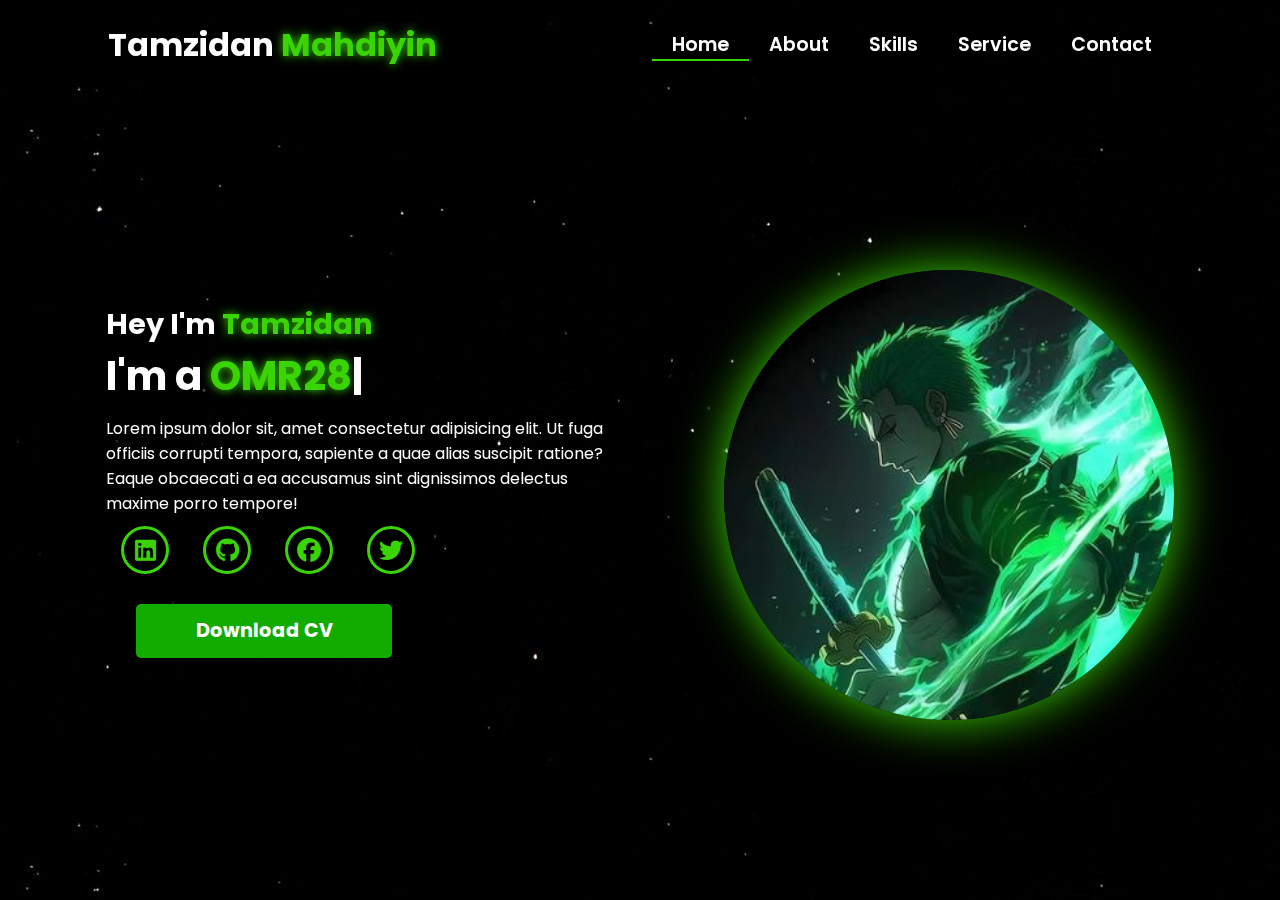
<file: index.html>
<!-- Subscrbe YouTube Tamzidan Mahdiyin  -->
<!DOCTYPE html>
<html lang="en">

<head>

    <!-- Pengaturan karakter encoding untuk mendukung semua karakter Unicode -->
    <meta charset="UTF-8">

    <!-- Pengaturan viewport untuk responsivitas pada perangkat mobile -->
    <meta name="viewport" content="width=device-width, initial-scale=1.0">

    <!-- 
      Import Font Awesome untuk ikon sosial media dan navigasi
      Versi 6.5.1 dipilih untuk fitur dan ikon terbaru 
    -->
    <link rel="stylesheet" href="https://cdnjs.cloudflare.com/ajax/libs/font-awesome/6.5.1/css/all.min.css">

    <!-- 
      Import AOS (Animate On Scroll) library
      Digunakan untuk membuat animasi scroll yang menarik 
    -->
    <link rel="stylesheet" href="https://unpkg.com/aos@next/dist/aos.css" />

    <!-- Import file CSS custom untuk styling tambahan -->
    <link rel="stylesheet" href="css/style.css">
    <title>Portfolio Website</title>
</head>

<body>

    <!-- 
      Navigation Section
      - Menggunakan sistem grid untuk layout
      - Includes logo dan menu navigasi
      - Responsive dengan hamburger menu untuk mobile 
    -->
    <nav>
        <div class="nav-container">

            <!-- 
              Logo dengan animasi zoom-in
              data-aos-duration: 1500ms untuk animasi yang smooth 
            -->
            <div class="logo" data-aos="zoom-in" data-aos-duration="1500">
                Tamzidan <span>Mahdiyin</span>
            </div>

            <!-- 
              Navigation Links
              - Menggunakan fade-up animation dengan delays bertingkat
              - Active class untuk halaman yang sedang aktif 
            -->
            <div class="links">
                <div class="link active" data-aos="fade-up" data-aos-duration="1500" data-aos-delay="100"><a
                        href="index.html">Home</a></div>
                <div class="link" data-aos="fade-up" data-aos-duration="1500" data-aos-delay="200"><a
                        href="about.html">About</a></div>
                <div class="link" data-aos="fade-up" data-aos-duration="1500" data-aos-delay="300"><a
                        href="skill.html">Skills</a></div>
                <div class="link" data-aos="fade-up" data-aos-duration="1500" data-aos-delay="400"><a
                        href="service.html">Service</a></div>
                <div class="link" data-aos="fade-up" data-aos-duration="1500" data-aos-delay="500"><a
                        href="contact.html">Contact</a></div>
            </div>
        </div>

        <!-- 
          Hamburger Menu Icon
          - Muncul pada tampilan mobile
          - Menggunakan Font Awesome icon
          - onClick handler untuk membuka menu 
        -->
        <i class="fa-solid fa-bars hamburg" onclick="hamburg()"></i>

        <!-- 
          Dropdown Menu untuk Mobile
          - Berisi link navigasi yang sama
          - Muncul ketika hamburger menu diklik
          - Includes tombol close (x) 
        -->
        <div class="dropdown">
            <div class="links">
                <a href="index.html">Home</a>
                <a href="about.html">About</a>
                <a href="skill.html">Skills</a>
                <a href="service.html">Service</a>
                <a href="contact.html">Contact</a>
                <i class="fa-solid fa-xmark cancel" onclick="cancel()"></i>
            </div>
        </div>
    </nav>

    <!-- 
      Main Content Section
      - Menggunakan grid untuk layout dua kolom
      - Includes teks intro dan gambar profil 
    -->
    <section>
        <div class="main-container">
            <!-- 
              Content Container
              - Berisi heading, typewriter effect, dan social links
              - Setiap elemen memiliki animasi AOS yang berbeda 
            -->
            <div class="content">
                <!-- Heading dengan fade-left animation -->
                <h1 data-aos="fade-left" data-aos-duration="1500" data-aos-delay="700">Hey I'm <span>Tamzidan</span>
                </h1>

                <!-- 
                  Typewriter Effect
                  - Menggunakan JavaScript untuk animasi ketik
                  - Fade-right animation untuk container 
                -->
                <div data-aos="fade-right" data-aos-duration="1500" data-aos-delay="900" class="typewriter">I'm a <span
                        class="typewriter-text"></span><label for="">|</label></div>

                <!-- Paragraf deskripsi dengan flip-down animation -->
                <p data-aos="flip-down" data-aos-duration="1500" data-aos-delay="1100">Lorem ipsum dolor sit, amet
                    consectetur adipisicing elit. Ut fuga officiis corrupti tempora, sapiente a quae alias suscipit
                    ratione? Eaque obcaecati a ea accusamus sint dignissimos delectus maxime porro tempore!</p>

                <!-- 
                  Social Media Links
                  - Menggunakan Font Awesome icons
                  - Fade-up animation dengan delays bertingkat 
                -->
                <div class="social-links">
                    <a data-aos="fade-up" data-aos-duration="1500" data-aos-delay="1300"><i
                            class="fa-brands fa-linkedin"></i></a>
                    <a href="#" data-aos="fade-up" data-aos-duration="1500" data-aos-delay="1400"><i
                            class="fa-brands fa-github"></i></a>
                    <a href="#" data-aos="fade-up" data-aos-duration="1500" data-aos-delay="1500"><i
                            class="fa-brands fa-facebook"></i></a>
                    <a href="#" data-aos="fade-up" data-aos-duration="1500" data-aos-delay="1600"><i
                            class="fa-brands fa-twitter"></i></a>
                </div>

                <!-- 
                  Download CV Button
                  - Zoom-out animation dengan delay terpanjang
                  - Styling didefinisikan di CSS 
                -->
                <div class="btn" data-aos="zoom-out" data-aos-duration="1500" data-aos-delay="1800">
                    <button>Download CV</button>
                </div>
            </div>

            <!-- 
              Image Container
              - Menggunakan zoom-in animation
              - Durasi lebih panjang (3000ms) untuk efek dramatic 
            -->
            <div class="image" data-aos="zoom-in" data-aos-duration="3000">
                <img src="img/zoro.jpg" alt="">
            </div>
        </div>
    </section>

    <!-- 
      Script Imports
      - AOS library untuk animasi
      - Custom JavaScript untuk fungsionalitas tambahan 
    -->
    <script src="https://unpkg.com/aos@next/dist/aos.js"></script>
    <script>
        // Inisialisasi AOS dengan offset 0 untuk trigger tepat waktu
        AOS.init({ offset: 0, });
    </script>
    <script src="./js/script.js"></script>
</body>

</html>
<!-- Subscrbe YouTube Tamzidan Mahdiyin  -->
</file>
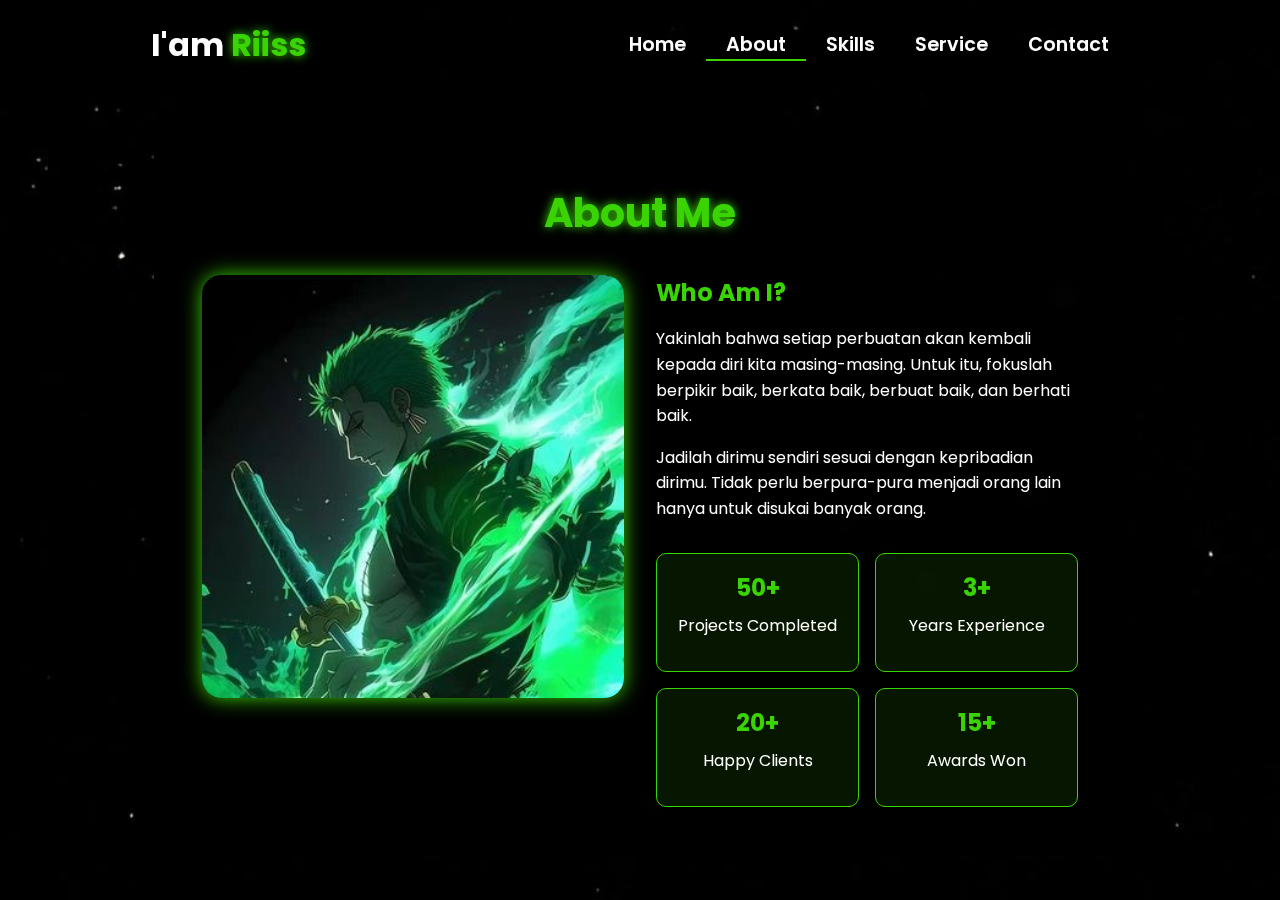
<file: about.html>
<!-- Subscribe Tamzidan Madiyin di YouTube -->

<!DOCTYPE html>
<html lang="en">

<head>
    <meta charset="UTF-8">
    <meta name="viewport" content="width=device-width, initial-scale=1.0">

    <!-- Link ke Font Awesome untuk ikon -->
    <link rel="stylesheet" href="https://cdnjs.cloudflare.com/ajax/libs/font-awesome/6.5.1/css/all.min.css">

    <!-- Link ke library animasi AOS -->
    <link rel="stylesheet" href="https://unpkg.com/aos@next/dist/aos.css" />

    <!-- CSS internal untuk styling halaman -->
    <style>
        /* 
          Import Google Font Poppins
          Font weight yang diimport: 100, 200, 300, 400, 500, 600 
        */
        @import url("https://fonts.googleapis.com/css2?family=Poppins:wght@100;200;300;400;500;600&display=swap");

        /* Reset CSS dan pengaturan default */
        * {
            padding: 0;
            margin: 0;
            font-family: "Poppins", sans-serif;
            box-sizing: border-box;
        }

        /* 
          Styling untuk body
          - Menggunakan background image
          - Cover seluruh viewport
          - Mencegah horizontal scroll
        */
        body {
            width: 100%;
            min-height: 100vh;
            background-image: url("./img/background.jpg");
            background-size: cover;
            overflow-x: hidden;
            position: relative;
        }

        /* 
          Navbar styling
          - Fixed height 10vh
          - Posisi relative untuk positioning yang tepat
          - z-index tinggi agar selalu di atas konten lain
        */
        nav {
            width: 100%;
            height: 10vh;
            position: sticky;
            position: relative;
            /* Ubah dari sticky ke relative */
            z-index: 1000;
            /* Tambahkan z-index tinggi untuk nav */
        }

        /* Container untuk konten navbar */
        .nav-container {
            width: 100%;
            height: 100%;
            display: flex;
            justify-content: space-around;
            align-items: center;
        }

        /* 
          Logo styling
          - Warna putih dengan ukuran 2rem
          - Text shadow untuk efek glow pada span 
        */
        .logo {
            color: white;
            font-size: 2rem;
            font-weight: bold;
        }

        .logo span {
            color: rgb(58, 211, 3);
            text-shadow: 0 0 10px rgb(58, 211, 3);
        }

        /* 
          Hamburger dan Cancel button styling
          - Hanya muncul di mobile view
          - Posisi absolute di kanan atas
        */
        .hamburg,
        .cancel {
            cursor: pointer;
            position: absolute;
            right: 15px;
            top: 10px;
            color: white;
            display: none;
            font-size: clamp(2.5rem, 0.5rem + 5vw, 3rem);
        }

        /* 
          Navigation links container
          - Flex layout untuk alignment horizontal
        */
        .nav-container .links {
            display: flex;
        }

        /* 
          Individual navigation links
          - Spacing dan styling untuk tiap link
          - Hover effect dengan border bottom
        */
        .nav-container .links a {
            font-size: 1.2rem;
            color: white;
            margin: 0 20px;
            text-decoration: none;
            font-weight: 550;
            transition: 0.3s linear;
        }

        .nav-container .links a:hover {
            color: rgb(58, 211, 3);
            border-bottom: 2px solid rgb(58, 211, 3);
        }

        /* Styling untuk link aktif */
        .nav-container .links .active {
            color: rgb(58, 211, 3);
            border-bottom: 2px solid rgb(58, 211, 3);
        }

        /* 
          Dropdown menu untuk mobile view
          - Fixed positioning dengan transform untuk animasi
          - Backdrop filter untuk efek blur
        */
        .dropdown {
            z-index: 1000;
            position: fixed;
            top: 0;
            left: 0;
            right: 0;
            transform: translateY(-500px);
            width: 100%;
            height: auto;
            backdrop-filter: blur(4px) brightness(40%);
            box-shadow: 0 0 20px black;
            transition: 0.2s linear;
        }

        .dropdown .links a {
            display: flex;
            color: white;
            text-decoration: none;
            padding: 15px 0;
            justify-content: center;
            align-items: center;
            transition: 0.2s linear;
        }

        .dropdown .links a:hover {
            background-color: rgb(58, 211, 3);
        }

        /* About Section Styles */
        .about-container {
            width: 100%;
            min-height: 90vh;
            display: flex;
            justify-content: center;
            align-items: center;
            padding: 2rem;
            position: relative;
            z-index: 1;
        }

        .about-content {
            width: 80%;
            max-width: 1200px;
            background: rgba(0, 0, 0, 0.7);
            backdrop-filter: blur(10px);
            border-radius: 20px;
            padding: 3rem;
            color: white;
            /* box-shadow: 0 0 30px rgba(58, 211, 3, 0.3); */
        }

        .about-header {
            text-align: center;
            margin-bottom: 2rem;
        }

        .about-header h1 {
            font-size: 2.5rem;
            color: rgb(58, 211, 3);
            text-shadow: 0 0 10px rgb(58, 211, 3);
            margin-bottom: 1rem;
        }

        .about-grid {
            display: grid;
            grid-template-columns: 1fr 1fr;
            gap: 2rem;
        }

        .about-image {
            width: 100%;
            aspect-ratio: 1;
            border-radius: 20px;
            overflow: hidden;
            box-shadow: 0 0 20px rgb(58, 211, 3);
        }

        .about-image img {
            width: 100%;
            height: 100%;
            object-fit: cover;
        }

        .about-text h2 {
            color: rgb(58, 211, 3);
            margin-bottom: 1rem;
        }

        .about-text p {
            line-height: 1.6;
            margin-bottom: 1rem;
        }

        .stats {
            display: grid;
            grid-template-columns: repeat(2, 1fr);
            gap: 1rem;
            margin-top: 2rem;
        }

        .stat-item {
            background: rgba(58, 211, 3, 0.1);
            padding: 1rem;
            border-radius: 10px;
            text-align: center;
            border: 1px solid rgb(58, 211, 3);
            cursor: pointer;
        }

        .stat-item h3 {
            color: rgb(58, 211, 3);
            font-size: 1.5rem;
            margin-bottom: 0.5rem;
        }

        .content-grid {
            display: grid;
            grid-template-columns: repeat(auto-fit, minmax(280px, 1fr));
            gap: 2rem;
            padding: 2rem 0;
        }

        .content-card {
            background: rgba(58, 211, 3, 0.1);
            border-radius: 15px;
            overflow: hidden;
            transition: all 0.3s ease;
            cursor: pointer;
        }

        .content-card:hover {
            transform: translateY(-5px);
            box-shadow: 0 5px 15px rgba(58, 211, 3, 0.3);
        }

        .card-image {
            width: 100%;
            height: 200px;
            overflow: hidden;
        }

        .card-image img {
            width: 100%;
            height: 100%;
            object-fit: cover;
        }

        .card-info {
            padding: 1.5rem;
        }

        .card-info h3 {
            color: rgb(58, 211, 3);
            margin-bottom: 0.5rem;
        }

        .card-info p {
            font-size: 0.9rem;
            margin-bottom: 1rem;
        }

        .card-info .technologies {
            display: flex;
            flex-wrap: wrap;
            gap: 0.5rem;
            margin-top: 1rem;
        }

        .technology-tag {
            background: rgba(58, 211, 3, 0.2);
            padding: 0.3rem 0.8rem;
            border-radius: 15px;
            font-size: 0.8rem;
            color: rgb(58, 211, 3);
        }

        .back-button {
            display: inline-block;
            padding: 0.8rem 1.5rem;
            background: rgb(58, 211, 3);
            color: white;
            border-radius: 5px;
            text-decoration: none;
            margin-bottom: 2rem;
            transition: all 0.3s ease;
        }

        .back-button:hover {
            background: rgb(45, 165, 2);
            transform: translateY(-2px);
        }

        .award-icon {
            font-size: 2rem;
            color: rgb(58, 211, 3);
            margin-bottom: 1rem;
        }

        .client-testimonial {
            font-style: italic;
            margin-top: 1rem;
            padding: 1rem;
            background: rgba(58, 211, 3, 0.05);
            border-radius: 10px;
        }



        @media (max-width: 884px) {
            .about-grid {
                grid-template-columns: 1fr;
            }

            nav .logo {
                position: absolute;
                top: 16px;
                left: 15px;
                font-size: 1.5rem;
            }

            .nav-container .links {
                display: none;
            }

            .hamburg,
            .cancel {
                display: block;
            }
        }

        @media (max-width: 440px) {
            .about-container {
                padding: 1rem;
            }

            .about-content {
                width: 95%;
                /* Memperbesar width untuk layar kecil */
                padding: 1.5rem;
            }

            .about-header h1 {
                font-size: 1.8rem;
                /* Mengurangi ukuran judul */
            }

            .about-text h2 {
                font-size: 1.4rem;
                /* Mengurangi ukuran sub-judul */
            }

            .about-text p {
                font-size: 0.9rem;
                /* Mengurangi ukuran teks */
                line-height: 1.4;
            }

            .about-image {
                width: 100%;
                max-height: 250px;
                /* Membatasi tinggi gambar */
            }

            .stats {
                grid-template-columns: repeat(2, 1fr);
                /* Tetap 2 kolom tapi lebih kecil */
                gap: 0.8rem;
            }

            .stat-item {
                padding: 0.8rem;
            }

            .stat-item h3 {
                font-size: 1.2rem;
                /* Mengurangi ukuran angka statistik */
            }

            .stat-item p {
                font-size: 0.8rem;
                /* Mengurangi ukuran teks statistik */
            }

            /* Menyesuaikan padding untuk link statistik */
            .stat-item a {
                padding: 0.5rem;
                display: block;
            }
        }
    </style>
    <title>About - Portfolio Website</title>
</head>

<body>

    <!-- Navigasi -->
    <nav>
        <div class="nav-container">
            <div class="logo" data-aos="zoom-in" data-aos-duration="1500">
                I'am <span>Riiss</span>
            </div>
            <div class="links">
                <div class="link" data-aos="fade-up" data-aos-duration="1500" data-aos-delay="100"><a
                        href="index.html">Home</a></div>
                <div class="link active" data-aos="fade-up" data-aos-duration="1500" data-aos-delay="200"><a
                        href="about.html">About</a></div>
                <div class="link" data-aos="fade-up" data-aos-duration="1500" data-aos-delay="300"><a
                        href="skill.html">Skills</a></div>
                <div class="link" data-aos="fade-up" data-aos-duration="1500" data-aos-delay="400"><a
                        href="service.html">Service</a></div>
                <div class="link" data-aos="fade-up" data-aos-duration="1500" data-aos-delay="500"><a
                        href="contact.html">Contact</a></div>
            </div>
        </div>
        <i class="fa-solid fa-bars hamburg" onclick="hamburg()"></i>
        <div class="dropdown">
            <div class="links">
                <a href="index.html">Home</a>
                <a href="about.html">About</a>
                <a href="skill.html">Sifat</a>
                <a href="service.html">Notes</a>
                <a href="contact.html">Contact</a>
                <i class="fa-solid fa-xmark cancel" onclick="cancel()"></i>
            </div>
        </div>
    </nav>

    <!-- Konten utama halaman About -->
    <div class="about-container">
        <div class="about-content" id="aboutContent">
            <!-- Bagian header -->
            <div class="about-header" data-aos="fade-down" data-aos-duration="1500">
                <h1>About Me</h1>
            </div>

            <!-- Grid untuk gambar dan teks deskripsi -->
            <div class="about-grid">
                <div class="about-image" data-aos="fade-right" data-aos-duration="1500">
                    <img src="img/zoro.jpg" alt="About Image">
                </div>
                <div class="about-text" data-aos="fade-left" data-aos-duration="1500">
                    <h2>Who Am I?</h2>
                    <p>Yakinlah bahwa setiap perbuatan akan kembali kepada diri kita masing-masing. Untuk itu, fokuslah berpikir baik, berkata baik, berbuat baik, dan berhati baik.</p>
                    <p>Jadilah dirimu sendiri sesuai dengan kepribadian dirimu. Tidak perlu berpura-pura menjadi orang lain hanya untuk disukai banyak orang.</p>

                    <div class="stats">
                        <div class="stat-item" data-aos="zoom-in" data-aos-duration="1500" data-aos-delay="200"
                            onclick="showProjects()">
                            <h3>50+</h3>
                            <p>Projects Completed</p>
                        </div>
                        <div class="stat-item" data-aos="zoom-in" data-aos-duration="1500" data-aos-delay="400"
                            onclick="showExperience()">
                            <h3>3+</h3>
                            <p>Years Experience</p>
                        </div>
                        <div class="stat-item" data-aos="zoom-in" data-aos-duration="1500" data-aos-delay="600"
                            onclick="showClients()">
                            <h3>20+</h3>
                            <p>Happy Clients</p>
                        </div>
                        <div class="stat-item" data-aos="zoom-in" data-aos-duration="1500" data-aos-delay="800"
                            onclick="showAwards()">
                            <h3>15+</h3>
                            <p>Awards Won</p>
                        </div>
                    </div>
                </div>
            </div>
        </div>

        <!-- Link ke library animasi AOS -->
        <script src="https://unpkg.com/aos@next/dist/aos.js"></script>

        <!-- JavaScript untuk interaksi dan animasi halaman -->
        <script>

            // Inisialisasi library AOS
            AOS.init({ offset: 0 });

            // Fungsi untuk menampilkan menu hamburger
            function hamburg() {
                const navbar = document.querySelector(".dropdown")
                navbar.style.transform = "translateY(0px)"
            }

            // Fungsi untuk menyembunyikan menu hamburger
            function cancel() {
                const navbar = document.querySelector(".dropdown")
                navbar.style.transform = "translateY(-500px)"
            }

            // Fungsi untuk menampilkan daftar Project
            function showProjects() {
                const aboutContent = document.getElementById('aboutContent');
                aboutContent.innerHTML = `
                <a href="about.html" class="back-button" onclick="restoreInitialContent()">
                    <i class="fas fa-arrow-left"></i> Back
                </a>
                <div class="about-header" data-aos="fade-down" data-aos-duration="1500">
                    <h1>My Projects</h1>
                </div>
                <div class="content-grid">
                    ${generateProjectCards()}
                </div>
            `;
                AOS.refresh();
            }

            // Fungsi untuk menampilkan daftar Experience
            function showExperience() {
                const aboutContent = document.getElementById('aboutContent');
                aboutContent.innerHTML = `
                <a href="about.html" class="back-button" onclick="restoreInitialContent()">
                    <i class="fas fa-arrow-left"></i> Back
                </a>
                <div class="about-header" data-aos="fade-down" data-aos-duration="1500">
                    <h1>My Experience</h1>
                </div>
                <div class="content-grid">
                    ${generateExperienceCards()}
                </div>
            `;
                AOS.refresh();
            }

            // Fungsi untuk menampilkan daftar Clients
            function showClients() {
                const aboutContent = document.getElementById('aboutContent');
                aboutContent.innerHTML = `
                <a href="about.html" class="back-button" onclick="restoreInitialContent()">
                    <i class="fas fa-arrow-left"></i> Back
                </a>
                <div class="about-header" data-aos="fade-down" data-aos-duration="1500">
                    <h1>Client Success Stories</h1>
                </div>
                <div class="content-grid">
                    ${generateClientCards()}
                </div>
            `;
                AOS.refresh();
            }

            // Fungsi untuk menampilkan daftar Awards
            function showAwards() {
                const aboutContent = document.getElementById('aboutContent');
                aboutContent.innerHTML = `
                <a href="about.html" class="back-button" onclick="restoreInitialContent()">
                    <i class="fas fa-arrow-left"></i> Back
                </a>
                <div class="about-header" data-aos="fade-down" data-aos-duration="1500">
                    <h1>Awards & Recognition</h1>
                </div>
                <div class="content-grid">
                    ${generateAwardCards()}
                </div>
            `;
                AOS.refresh();
            }

            // Fungsi pembantu untuk menghasilkan kartu project
            function generateProjectCards() {
                const projects = [
                    {
                        title: "Bahasa",
                        image: "img/zoro.jpg",
                        description: "Anu",
                        technologies: ["Korea","jawa ngapak","ngikuti bahasa mu dah wkwk"]
                    },
                    {
                        title: "Game",
                        image: "img/zoro.jpg",
                        description: "Hanya Mengisi Waktu Luang",
                        technologies: ["Mobile Legends", "Free Fire","Roblox"]
                    },
                    {
                        title: "Task Management App",
                        image: "img/zoro.jpg",
                        description: "Mobile-first task management application",
                        technologies: ["Learning Korean"]
                    }
                    // Add more projects as needed
                ];

                return projects.map(project => `
                <div class="content-card" data-aos="fade-up">
                    <div class="card-image">
                        <img src="${project.image}" alt="${project.title}">
                    </div>
                    <div class="card-info">
                        <h3>${project.title}</h3>
                        <p>${project.description}</p>
                        <div class="technologies">
                            ${project.technologies.map(tech => `
                                <span class="technology-tag">${tech}</span>
                            `).join('')}
                        </div>
                    </div>
                </div>
            `).join('');
            }

            // Fungsi pembantu untuk menghasilkan kartu experience
            function generateExperienceCards() {
                const experiences = [
                    {
                        title: "Senior Web Developer",
                        company: "Ngapain?",
                        period: "gabut wkwk",
                        description: "Pensiun"
                    },
                    {
                        title: "Lavender",
                        company: "Owner",
                        period: "2019 - 2021",
                        description: "Owner Lavender"
                    }
                    // Add more experiences as needed
                ];

                return experiences.map(exp => `
                <div class="content-card" data-aos="fade-up">
                    <div class="card-info">
                        <h3>${exp.title}</h3>
                        <h4>${exp.company}</h4>
                        <p class="period">${exp.period}</p>
                        <p>${exp.description}</p>
                    </div>
                </div>
            `).join('');
            }

            // Fungsi pembantu untuk menghasilkan kartu client
            function generateClientCards() {
                const clients = [
                    {
                        name: "1+1=?",
                        company: "jendela",
                        image: "img/zoro.jpg",
                        testimonial: "wkwk"
                    },
                    {
                        name: "Ngapain?",
                        company: "disini",
                        image: "img/zoro.jpg",
                        testimonial: "Kurang Kerjaan dah"
                    }
                    // Add more clients as needed
                ];

                return clients.map(client => `
                <div class="content-card" data-aos="fade-up">
                    <div class="card-image">
                        <img src="${client.image}" alt="${client.name}">
                    </div>
                    <div class="card-info">
                        <h3>${client.name}</h3>
                        <h4>${client.company}</h4>
                        <p class="client-testimonial">"${client.testimonial}"</p>
                    </div>
                </div>
            `).join('');
            }

            // Fungsi pembantu untuk menghasilkan kartu award
            function generateAwardCards() {
                const awards = [
                    {
                        title: "Best Web Design",
                        organization: "Design Awards 2023",
                        description: "Recognition for exceptional web design and user experience"
                    },
                    {
                        title: "Innovation Award",
                        organization: "Tech Summit 2022",
                        description: "Awarded for innovative use of emerging technologies"
                    }
                    // Add more awards as needed
                ];

                return awards.map(award => `
                <div class="content-card" data-aos="fade-up">
                    <div class="card-info">
                        <div class="award-icon">
                            <i class="fas fa-trophy"></i>
                        </div>
                        <h3>${award.title}</h3>
                        <h4>${award.organization}</h4>
                        <p>${award.description}</p>
                    </div>
                </div>
            `).join('');
            }

            // Fungsi untuk mengembalikan konten awal
            function restoreInitialContent() {
                const aboutContent = document.getElementById('aboutContent');
                aboutContent.innerHTML = `
                <div class="about-header" data-aos="fade-down" data-aos-duration="1500">
                    <h1>About Me</h1>
                </div>
                <div class="about-grid">
                    <div class="about-image" data-aos="fade-right" data-aos-duration="1500">
                        <img src="img/zoro.jpg" alt="About Image">
                    </div>
                    <div class="about-text" data-aos="fade-left" data-aos-duration="1500">
                        <h2>Who Am I?</h2>
                        <p>Jadilah dirimu sendiri sesuai dengan kepribadian dirimu. Tidak perlu berpura-pura menjadi orang lain hanya untuk disukai banyak orang.</p>
                        <p>Yakinlah bahwa setiap perbuatan akan kembali kepada diri kita masing-masing. Untuk itu, fokuslah berpikir baik, berkata baik, berbuat baik, dan berhati baik.</p>

                        <div class="stats">
                            <div class="stat-item" data-aos="zoom-in" data-aos-duration="1500" data-aos-delay="200" onclick="showProjects()">
                                <h3>50+</h3>
                                <p>Projects Completed</p>
                            </div>
                            <div class="stat-item" data-aos="zoom-in" data-aos-duration="1500" data-aos-delay="400" onclick="showExperience()">
                                <h3>3+</h3>
                                <p>Years Experience</p>
                            </div>
                            <div class="stat-item" data-aos="zoom-in" data-aos-duration="1500" data-aos-delay="600" onclick="showClients()">
                                <h3>20+</h3>
                                <p>Happy Clients</p>
                            </div>
                            <div class="stat-item" data-aos="zoom-in" data-aos-duration="1500" data-aos-delay="800" onclick="showAwards()">
                                <h3>15+</h3>
                                <p>Awards Won</p>
                            </div>
                        </div>
                    </div>
                </div>
            `;
                AOS.refresh();
            }

        </script>
</body>

</html>

<!-- Subscribe Tamzidan Madiyin di YouTube -->
</file>
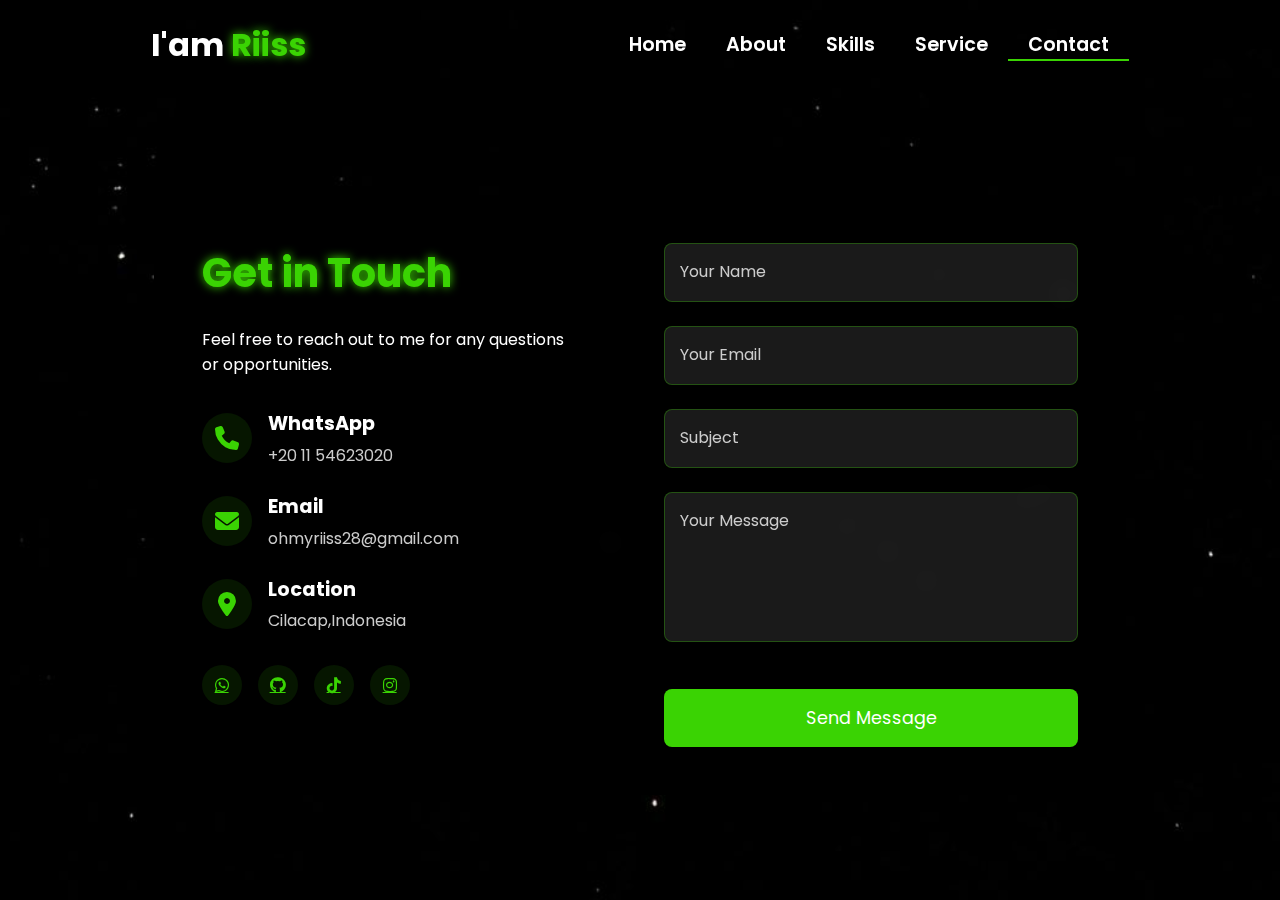
<file: contact.html>
<!-- Subscribe Tamzidan Madiyin di YouTube -->
<!DOCTYPE html>
<html lang="en">

<head>
    <meta charset="UTF-8">
    <meta name="viewport" content="width=device-width, initial-scale=1.0">
    <link rel="stylesheet" href="https://cdnjs.cloudflare.com/ajax/libs/font-awesome/6.5.1/css/all.min.css">
    <link rel="stylesheet" href="https://unpkg.com/aos@next/dist/aos.css" />
    <style>
        @import url("https://fonts.googleapis.com/css2?family=Poppins:wght@100;200;300;400;500;600&display=swap");

        * {
            padding: 0;
            margin: 0;
            font-family: "Poppins", sans-serif;
            box-sizing: border-box;
        }

        body {
            width: 100%;
            height: 100vh;
            background-image: url("./img/background.jpg");
            background-size: cover;
            overflow: auto;
            position: relative;
        }

        nav {
            width: 100%;
            height: 10vh;
            position: relative;
            z-index: 1000;
        }

        .nav-container {
            width: 100%;
            height: 100%;
            display: flex;
            justify-content: space-around;
            align-items: center;
        }

        .logo {
            color: white;
            font-size: 2rem;
            font-weight: bold;
        }

        .logo span {
            color: rgb(58, 211, 3);
            text-shadow: 0 0 10px rgb(58, 211, 3);
        }

        .hamburg,
        .cancel {
            cursor: pointer;
            position: absolute;
            right: 15px;
            top: 10px;
            color: white;
            display: none;
            font-size: clamp(2.5rem, 0.5rem + 5vw, 3rem);
        }

        .nav-container .links {
            display: flex;
        }

        .nav-container .links a {
            font-size: 1.2rem;
            color: white;
            margin: 0 20px;
            text-decoration: none;
            font-weight: 550;
            transition: 0.3s linear;
        }

        .nav-container .links a:hover {
            color: rgb(58, 211, 3);
            border-bottom: 2px solid rgb(58, 211, 3);
        }

        .nav-container .links .active {
            color: rgb(58, 211, 3);
            border-bottom: 2px solid rgb(58, 211, 3);
        }

        .dropdown {
            z-index: 1000;
            position: fixed;
            top: 0;
            left: 0;
            right: 0;
            transform: translateY(-500px);
            width: 100%;
            height: auto;
            backdrop-filter: blur(4px) brightness(40%);
            box-shadow: 0 0 20px black;
            transition: 0.2s linear;
        }

        .dropdown .links a {
            display: flex;
            color: white;
            text-decoration: none;
            padding: 15px 0;
            justify-content: center;
            align-items: center;
            transition: 0.2s linear;
        }

        .dropdown .links a:hover {
            background-color: rgb(58, 211, 3);
        }

        /* Contact Section Styles */
        .contact-container {
            width: 100%;
            min-height: 90vh;
            display: flex;
            justify-content: center;
            align-items: center;
            padding: 2rem;
        }

        .contact-content {
            width: 80%;
            max-width: 1200px;
            background: rgba(0, 0, 0, 0.7);
            backdrop-filter: blur(10px);
            border-radius: 20px;
            padding: 3rem;
            color: white;
            display: grid;
            grid-template-columns: 1fr 1fr;
            gap: 3rem;
        }

        .contact-info {
            padding-right: 2rem;
        }

        .contact-header h1 {
            font-size: 2.5rem;
            color: rgb(58, 211, 3);
            text-shadow: 0 0 10px rgb(58, 211, 3);
            margin-bottom: 1.5rem;
        }

        .contact-details {
            margin-top: 2rem;
        }

        .contact-item {
            display: flex;
            align-items: center;
            margin-bottom: 1.5rem;
        }

        .contact-icon {
            width: 50px;
            height: 50px;
            background: rgba(58, 211, 3, 0.1);
            border-radius: 50%;
            display: flex;
            justify-content: center;
            align-items: center;
            margin-right: 1rem;
        }

        .contact-icon i {
            font-size: 1.5rem;
            color: rgb(58, 211, 3);
        }

        .contact-text h3 {
            font-size: 1.2rem;
            margin-bottom: 0.3rem;
        }

        .contact-text p {
            color: #cccccc;
        }

        .contact-form form {
            display: flex;
            flex-direction: column;
            gap: 1.5rem;
        }

        .form-group {
            position: relative;
        }

        .form-group input,
        .form-group textarea {
            width: 100%;
            padding: 1rem;
            background: rgba(255, 255, 255, 0.1);
            border: 1px solid rgba(58, 211, 3, 0.3);
            border-radius: 8px;
            color: white;
            font-size: 1rem;
            transition: all 0.3s ease;
        }

        .form-group textarea {
            height: 150px;
            resize: none;
        }

        .form-group input:focus,
        .form-group textarea:focus {
            outline: none;
            border-color: rgb(58, 211, 3);
            box-shadow: 0 0 10px rgba(58, 211, 3, 0.3);
        }

        .form-group label {
            position: absolute;
            left: 1rem;
            top: 1rem;
            color: #cccccc;
            transition: all 0.3s ease;
            pointer-events: none;
        }

        .form-group input:focus~label,
        .form-group input:valid~label,
        .form-group textarea:focus~label,
        .form-group textarea:valid~label {
            top: -0.5rem;
            left: 0.8rem;
            font-size: 0.8rem;
            padding: 0 0.5rem;
            background: rgba(0, 0, 0, 0.7);
            color: rgb(58, 211, 3);
        }

        .submit-btn {
            padding: 1rem 2rem;
            background: rgb(58, 211, 3);
            border: none;
            border-radius: 8px;
            color: white;
            font-size: 1.1rem;
            cursor: pointer;
            transition: all 0.3s ease;
            margin-top: 1rem;
        }

        .submit-btn:hover {
            background: transparent;
            box-shadow: 0 0 20px rgba(58, 211, 3, 0.5);
            border: 2px solid rgb(58, 211, 3);
        }

        .social-links {
            margin-top: 2rem;
            display: flex;
            gap: 1rem;
        }

        .social-links a {
            width: 40px;
            height: 40px;
            background: rgba(58, 211, 3, 0.1);
            border-radius: 50%;
            display: flex;
            justify-content: center;
            align-items: center;
            color: rgb(58, 211, 3);
            transition: all 0.3s ease;
        }

        .social-links a:hover {
            background: rgb(58, 211, 3);
            color: white;
            transform: translateY(-5px);
            box-shadow: 0 0 15px rgba(58, 211, 3, 0.5);
        }

        @media (max-height: 800px) {
            body {
                height: auto;
                min-height: 100vh;
            }

            .contact-container {
                height: auto;
                min-height: 90vh;
            }
        }

        @media (max-width: 884px) {
            nav .logo {
                position: absolute;
                top: 16px;
                left: 15px;
                font-size: 1.5rem;
            }

            .nav-container .links {
                display: none;
            }

            .hamburg,
            .cancel {
                display: block;
            }

            .contact-content {
                grid-template-columns: 1fr;
                gap: 2rem;
            }

            .contact-info {
                padding-right: 0;
            }
        }

        @media (max-width: 640px) {
            .contact-container {
                padding: 1rem;
            }

            .contact-content {
                width: 95%;
                padding: 1.5rem;
            }

            .contact-header h1 {
                font-size: 2rem;
            }

            .contact-item {
                flex-direction: column;
                text-align: center;
            }

            .contact-icon {
                margin-right: 0;
                margin-bottom: 1rem;
            }
        }
    </style>
    <title>Contact - Portfolio Website</title>
</head>

<body>
    <nav>
        <div class="nav-container">
            <div class="logo" data-aos="zoom-in" data-aos-duration="1500">
                I'am <span> Riiss</span>
            </div>
            <div class="links">
                <div class="link" data-aos="fade-up" data-aos-duration="1500" data-aos-delay="100"><a
                        href="index.html">Home</a></div>
                <div class="link" data-aos="fade-up" data-aos-duration="1500" data-aos-delay="200"><a
                        href="about.html">About</a></div>
                <div class="link" data-aos="fade-up" data-aos-duration="1500" data-aos-delay="300"><a
                        href="skill.html">Skills</a></div>
                <div class="link" data-aos="fade-up" data-aos-duration="1500" data-aos-delay="400"><a
                        href="service.html">Service</a></div>
                <div class="link active" data-aos="fade-up" data-aos-duration="1500" data-aos-delay="500"><a
                        href="contact.html">Contact</a></div>
            </div>
        </div>
        <i class="fa-solid fa-bars hamburg" onclick="hamburg()"></i>
        <div class="dropdown">
            <div class="links">
                <a href="index.html">Home</a>
                <a href="about.html">About</a>
                <a href="skill.html">Sifat</a>
                <a href="service.html">Notes</a>
                <a href="contact.html">Contact</a>
                <i class="fa-solid fa-xmark cancel" onclick="cancel()"></i>
            </div>
        </div>
    </nav>

    <div class="contact-container">
        <div class="contact-content">
            <div class="contact-info">
                <div class="contact-header" data-aos="fade-right" data-aos-duration="1500">
                    <h1>Get in Touch</h1>
                    <p>Feel free to reach out to me for any questions or opportunities.</p>
                </div>

                <div class="contact-details">
                    <div class="contact-item" data-aos="fade-right" data-aos-duration="1500" data-aos-delay="200">
                        <div class="contact-icon">
                            <i class="fas fa-phone"></i>
                        </div>
                        <div class="contact-text">
                            <h3>WhatsApp</h3>
                            <p>+20 11 54623020</p>
                        </div>
                    </div>

                    <div class="contact-item" data-aos="fade-right" data-aos-duration="1500" data-aos-delay="400">
                        <div class="contact-icon">
                            <i class="fas fa-envelope"></i>
                        </div>
                        <div class="contact-text">
                            <h3>Email</h3>
                            <p>ohmyriiss28@gmail.com</p>
                        </div>
                    </div>

                    <div class="contact-item" data-aos="fade-right" data-aos-duration="1500" data-aos-delay="600">
                        <div class="contact-icon">
                            <i class="fas fa-location-dot"></i>
                        </div>
                        <div class="contact-text">
                            <h3>Location</h3>
                            <p>Cilacap,Indonesia</p>
                        </div>
                    </div>
                </div>

                <div class="social-links" data-aos="fade-up" data-aos-duration="1500" data-aos-delay="800">
                    <a href="https://wa.me/message/ZFOWSNPFUJFJE1"><i class="fab fa-whatsapp"></i></a>
                    <a href="https://ohmyriiss28bot.github.io/"><i class="fab fa-github"></i></a>
                    <a href="https://tiktok.com/@ohmyriiss28"><i class="fab fa-tiktok"></i></a>
                    <a href="http://instagram.com/ohmyriiss28"><i class="fab fa-instagram"></i></a>
                </div>
            </div>

            <div class="contact-form" data-aos="fade-left" data-aos-duration="1500" data-aos-delay="200">
                <form action="https://formspree.io/f/mwppavbk" method="POST">
                    <div class="form-group">
                        <input type="text" id="name" name="name" required>
                        <label for="name">Your Name</label>
                    </div>

                    <div class="form-group">
                        <input type="email" id="email" name="email" required>
                        <label for="email">Your Email</label>
                    </div>

                    <div class="form-group">
                        <input type="text" id="subject" name="subject" required>
                        <label for="subject">Subject</label>
                    </div>

                    <div class="form-group">
                        <textarea id="message" name="message" required></textarea>
                        <label for="message">Your Message</label>
                    </div>

                    <button type="submit" class="submit-btn">Send Message</button>
                </form>
            </div>
        </div>
    </div>

    <script src="https://unpkg.com/aos@next/dist/aos.js"></script>
    <script>
        AOS.init({ offset: 0, });
    </script>
    <script src="./js/script.js"></script>
</body>

</html>
<!-- Subscrbe YouTube Tamzidan Mahdiyin  -->
</file>
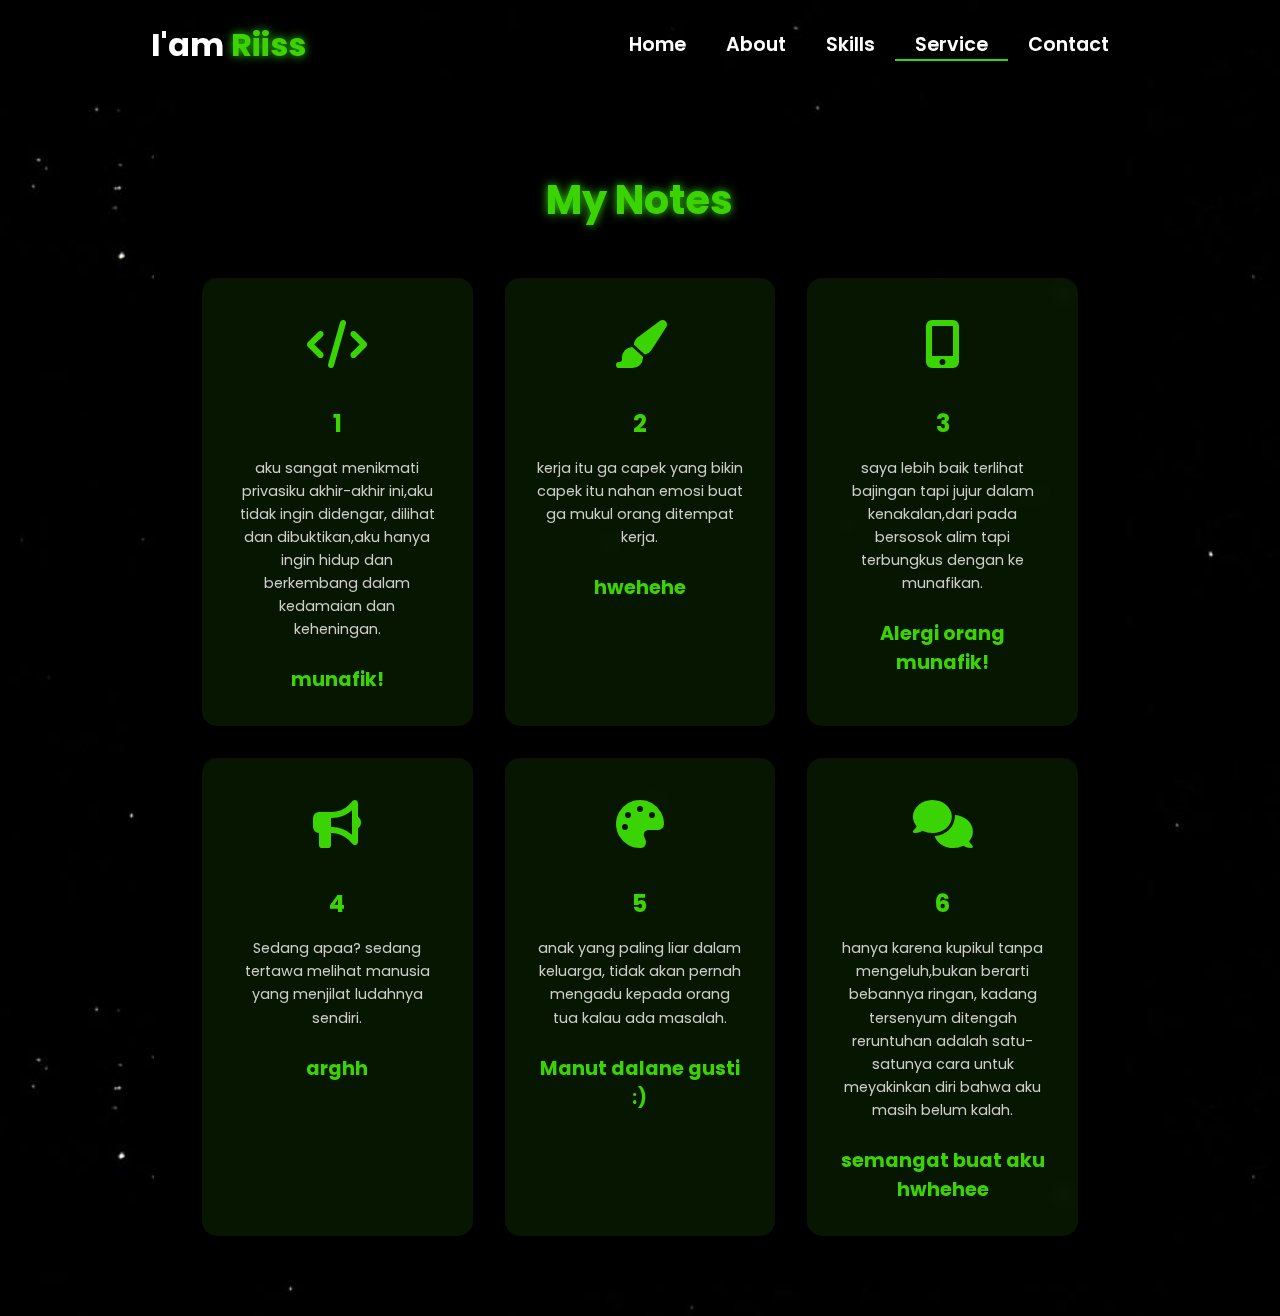
<file: service.html>
<!-- Subscribe Tamzidan Madiyin di YouTube -->

<!DOCTYPE html>
<html lang="en">
<head>
    <meta charset="UTF-8">
    <meta name="viewport" content="width=device-width, initial-scale=1.0">
    <link rel="stylesheet" href="https://cdnjs.cloudflare.com/ajax/libs/font-awesome/6.5.1/css/all.min.css">
    <link rel="stylesheet" href="https://unpkg.com/aos@next/dist/aos.css" />
    <style>
        @import url("https://fonts.googleapis.com/css2?family=Poppins:wght@100;200;300;400;500;600&display=swap");

        * {
            padding: 0;
            margin: 0;
            font-family: "Poppins", sans-serif;
            box-sizing: border-box;
        }

        body {
            width: 100%;
            height: 100vh;
            background-image: url("./img/background.jpg");
            background-size: cover;
            overflow: auto;
            position: relative;
        }

        nav {
            width: 100%;
            height: 10vh;
            position: relative;
            z-index: 1000;
        }

        .nav-container {
            width: 100%;
            height: 100%;
            display: flex;
            justify-content: space-around;
            align-items: center;
        }

        .logo {
            color: white;
            font-size: 2rem;
            font-weight: bold;
        }

        .logo span {
            color: rgb(58, 211, 3);
            text-shadow: 0 0 10px rgb(58, 211, 3);
        }

        .hamburg, .cancel {
            cursor: pointer;
            position: absolute;
            right: 15px;
            top: 10px;
            color: white;
            display: none;
            font-size: clamp(2.5rem, 0.5rem + 5vw, 3rem);
        }

        .nav-container .links {
            display: flex;
        }

        .nav-container .links a {
            font-size: 1.2rem;
            color: white;
            margin: 0 20px;
            text-decoration: none;
            font-weight: 550;
            transition: 0.3s linear;
        }

        .nav-container .links a:hover {
            color: rgb(58, 211, 3);
            border-bottom: 2px solid rgb(58, 211, 3);
        }

        .nav-container .links .active {
            color: rgb(58, 211, 3);
            border-bottom: 2px solid rgb(58, 211, 3);
        }

        .dropdown {
            z-index: 1000;
            position: fixed;
            top: 0;
            left: 0;
            right: 0;
            transform: translateY(-500px);
            width: 100%;
            height: auto;
            backdrop-filter: blur(4px) brightness(40%);
            box-shadow: 0 0 20px black;
            transition: 0.2s linear;
        }

        .dropdown .links a {
            display: flex;
            color: white;
            text-decoration: none;
            padding: 15px 0;
            justify-content: center;
            align-items: center;
            transition: 0.2s linear;
        }

        .dropdown .links a:hover {
            background-color: rgb(58, 211, 3);
        }

        /* Service Section Styles */
        .services-container {
            width: 100%;
            min-height: 90vh;
            display: flex;
            justify-content: center;
            align-items: center;
            padding: 2rem;
        }

        .services-content {
            width: 80%;
            max-width: 1200px;
            background: rgba(0, 0, 0, 0.7);
            backdrop-filter: blur(10px);
            border-radius: 20px;
            padding: 3rem;
            color: white;
        }

        .services-header {
            text-align: center;
            margin-bottom: 3rem;
        }

        .services-header h1 {
            font-size: 2.5rem;
            color: rgb(58, 211, 3);
            text-shadow: 0 0 10px rgb(58, 211, 3);
            margin-bottom: 1rem;
        }

        .services-grid {
            display: grid;
            grid-template-columns: repeat(3, 1fr);
            gap: 2rem;
        }

        .service-card {
            background: rgba(58, 211, 3, 0.1);
            border-radius: 15px;
            padding: 2rem;
            text-align: center;
            transition: all 0.3s ease;
            cursor: pointer;
        }

        .service-card:hover {
            transform: translateY(-10px);
            box-shadow: 0 0 20px rgba(58, 211, 3, 0.5);
        }

        .service-icon {
            font-size: 3rem;
            color: rgb(58, 211, 3);
            margin-bottom: 1.5rem;
        }

        .service-title {
            font-size: 1.5rem;
            color: rgb(58, 211, 3);
            margin-bottom: 1rem;
        }

        .service-description {
            font-size: 0.9rem;
            line-height: 1.6;
            color: #cccccc;
        }

        .service-price {
            margin-top: 1.5rem;
            font-size: 1.2rem;
            color: rgb(58, 211, 3);
            font-weight: bold;
        }

        @media (max-height: 800px) {
            body {
                height: auto;
                min-height: 100vh;
            }
            
            .services-container {
                height: auto;
                min-height: 90vh;
            }
        }

        @media (max-width: 884px) {
            .services-grid {
                grid-template-columns: repeat(2, 1fr);
            }
            
            nav .logo {
                position: absolute;
                top: 16px;
                left: 15px;
                font-size: 1.5rem;
            }

            .nav-container .links {
                display: none;
            }

            .hamburg, .cancel {
                display: block;
            }
        }

        @media (max-width: 640px) {
            .services-container {
                padding: 1rem;
            }

            .services-content {
                width: 95%;
                padding: 1.5rem;
            }

            .services-grid {
                grid-template-columns: 1fr;
            }

            .services-header h1 {
                font-size: 2rem;
            }

            .service-card {
                padding: 1.5rem;
            }
        }
    </style>
    <title>Services - Portfolio Website</title>
</head>
<body>
    <nav>
        <div class="nav-container">
            <div class="logo" data-aos="zoom-in" data-aos-duration="1500">
                I'am <span>Riiss</span>
            </div>
            <div class="links">
                <div class="link" data-aos="fade-up" data-aos-duration="1500" data-aos-delay="100"><a href="index.html">Home</a></div>
                <div class="link" data-aos="fade-up" data-aos-duration="1500" data-aos-delay="200"><a href="about.html">About</a></div>
                <div class="link" data-aos="fade-up" data-aos-duration="1500" data-aos-delay="300"><a href="skill.html">Skills</a></div>
                <div class="link active" data-aos="fade-up" data-aos-duration="1500" data-aos-delay="400"><a href="service.html">Service</a></div>
                <div class="link" data-aos="fade-up" data-aos-duration="1500" data-aos-delay="500"><a href="contact.html">Contact</a></div>
            </div>
        </div>
        <i class="fa-solid fa-bars hamburg" onclick="hamburg()"></i>
        <div class="dropdown">
            <div class="links">
                <a href="index.html">Home</a>
                <a href="about.html">About</a>
                <a href="skill.html">Sifat</a>
                <a href="service.html">Notes</a>
                <a href="contact.html">Contact</a>
                <i class="fa-solid fa-xmark cancel" onclick="cancel()"></i>
            </div>
        </div>
    </nav>

    <div class="services-container">
        <div class="services-content">
            <div class="services-header" data-aos="fade-down" data-aos-duration="1500">
                <h1>My Notes</h1>
            </div>
            <div class="services-grid">
                <!-- Web Development -->
                <div class="service-card" data-aos="fade-up" data-aos-duration="1500" data-aos-delay="100">
                    <div class="service-icon">
                        <i class="fas fa-code"></i>
                    </div>
                    <h3 class="service-title">1</h3>
                    <p class="service-description">aku sangat menikmati privasiku
akhir-akhir ini,aku tidak ingin didengar,
dilihat dan dibuktikan,aku hanya ingin
hidup dan berkembang dalam
kedamaian dan keheningan.</p>
                    <div class="service-price">munafik!</div>
                </div>

                <!-- UI/UX Design -->
                <div class="service-card" data-aos="fade-up" data-aos-duration="1500" data-aos-delay="300">
                    <div class="service-icon">
                        <i class="fas fa-paint-brush"></i>
                    </div>
                    <h3 class="service-title">2</h3>
                    <p class="service-description">kerja itu ga capek yang bikin capek itu nahan emosi buat ga mukul  orang ditempat kerja.</p>
                    <div class="service-price">hwehehe</div>
                </div>

                <!-- Mobile App Development -->
                <div class="service-card" data-aos="fade-up" data-aos-duration="1500" data-aos-delay="500">
                    <div class="service-icon">
                        <i class="fas fa-mobile-alt"></i>
                    </div>
                    <h3 class="service-title">3</h3>
                    <p class="service-description">saya lebih baik terlihat bajingan tapi jujur dalam kenakalan,dari pada bersosok alim  tapi terbungkus dengan ke munafikan.</p>
                    <div class="service-price">Alergi orang munafik!</div>
                </div>

                <!-- Digital Marketing -->
                <div class="service-card" data-aos="fade-up" data-aos-duration="1500" data-aos-delay="700">
                    <div class="service-icon">
                        <i class="fas fa-bullhorn"></i>
                    </div>
                    <h3 class="service-title">4</h3>
                    <p class="service-description"> Sedang apaa? sedang tertawa melihat manusia yang menjilat ludahnya sendiri.</p>
                    <div class="service-price">arghh</div>
                </div>

                <!-- Graphic Design -->
                <div class="service-card" data-aos="fade-up" data-aos-duration="1500" data-aos-delay="900">
                    <div class="service-icon">
                        <i class="fas fa-palette"></i>
                    </div>
                    <h3 class="service-title">5</h3>
                    <p class="service-description">anak yang paling liar dalam keluarga, tidak akan pernah mengadu kepada orang tua kalau ada masalah.</p>
                    <div class="service-price">Manut dalane gusti :)</div>
                </div>

                <!-- Consulting -->
                <div class="service-card" data-aos="fade-up" data-aos-duration="1500" data-aos-delay="1100">
                    <div class="service-icon">
                        <i class="fas fa-comments"></i>
                    </div>
                    <h3 class="service-title">6</h3>
                    <p class="service-description">hanya karena kupikul tanpa mengeluh,bukan berarti bebannya ringan, kadang tersenyum ditengah reruntuhan adalah satu-satunya cara untuk meyakinkan diri bahwa aku masih belum  kalah.</p>
                    <div class="service-price">semangat buat aku hwhehee</div>
                </div>
            </div>
        </div>
    </div>

    <script src="https://unpkg.com/aos@next/dist/aos.js"></script>
    <script>
        AOS.init({offset: 0});
        
        function hamburg() {
            const navbar = document.querySelector(".dropdown")
            navbar.style.transform = "translateY(0px)"
        }
        
        function cancel() {
            const navbar = document.querySelector(".dropdown")
            navbar.style.transform = "translateY(-500px)"
        }
    </script>
</body>
</html>

<!-- Subscribe Tamzidan Madiyin di YouTube -->
</file>
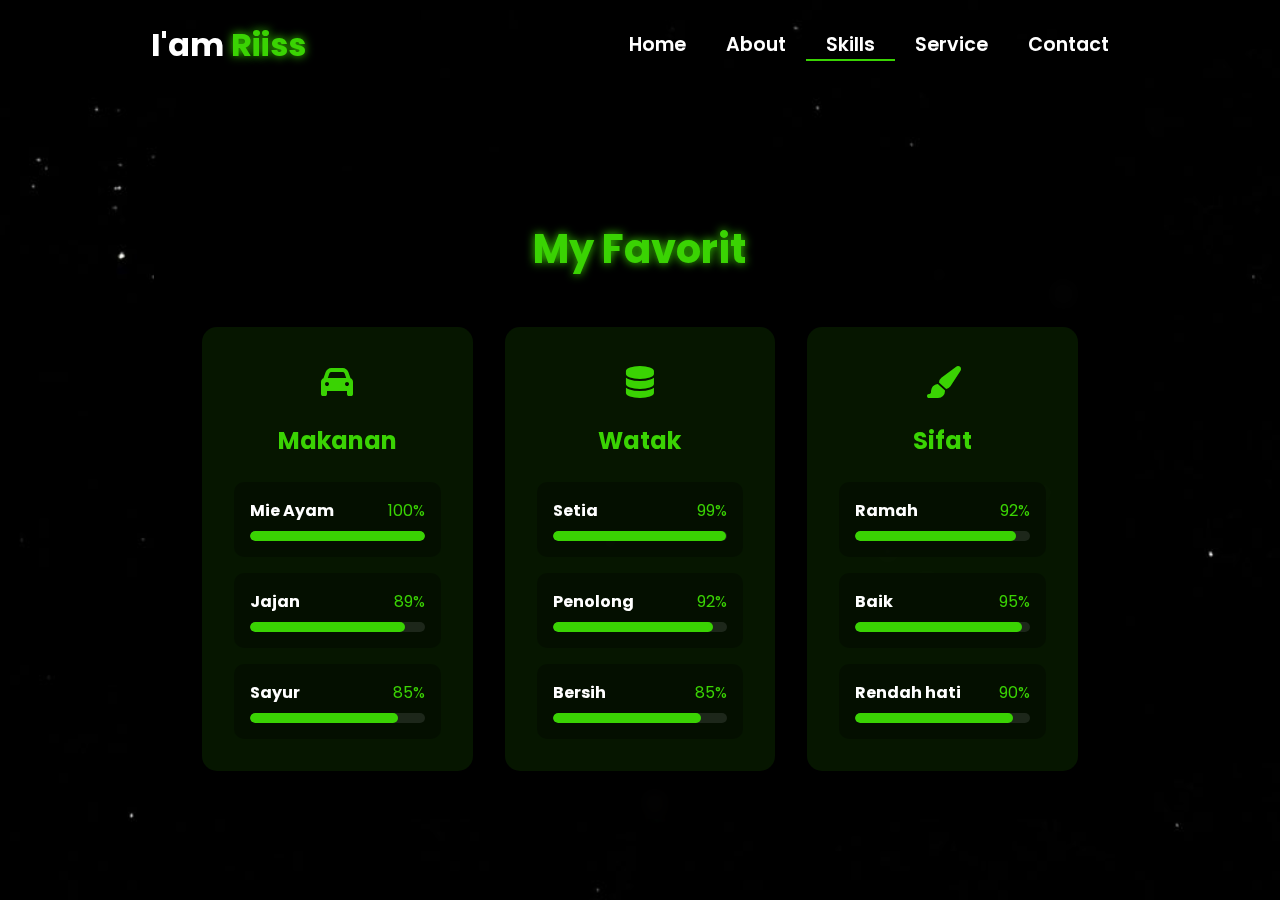
<file: skill.html>
<!-- Subscribe Tamzidan Madiyin di YouTube -->

<!DOCTYPE html>
<html lang="en">
<head>
    <meta charset="UTF-8">
    <meta name="viewport" content="width=device-width, initial-scale=1.0">
    <link rel="stylesheet" href="https://cdnjs.cloudflare.com/ajax/libs/font-awesome/6.5.1/css/all.min.css">
    <link rel="stylesheet" href="https://unpkg.com/aos@next/dist/aos.css" />
    <style>
        @import url("https://fonts.googleapis.com/css2?family=Poppins:wght@100;200;300;400;500;600&display=swap");

        * {
            padding: 0;
            margin: 0;
            font-family: "Poppins", sans-serif;
            box-sizing: border-box;
        }

        body {
            width: 100%;
            min-height: 100vh;
            background-image: url("./img/background.jpg");
            background-size: cover;
            overflow-x: hidden;
            position: relative;
        }

        nav {
            width: 100%;
            height: 10vh;
            position: relative;
            z-index: 1000;
        }

        .nav-container {
            width: 100%;
            height: 100%;
            display: flex;
            justify-content: space-around;
            align-items: center;
        }

        .logo {
            color: white;
            font-size: 2rem;
            font-weight: bold;
        }

        .logo span {
            color: rgb(58, 211, 3);
            text-shadow: 0 0 10px rgb(58, 211, 3);
        }

        .hamburg, .cancel {
            cursor: pointer;
            position: absolute;
            right: 15px;
            top: 10px;
            color: white;
            display: none;
            font-size: clamp(2.5rem, 0.5rem + 5vw, 3rem);
        }

        .nav-container .links {
            display: flex;
        }

        .nav-container .links a {
            font-size: 1.2rem;
            color: white;
            margin: 0 20px;
            text-decoration: none;
            font-weight: 550;
            transition: 0.3s linear;
        }

        .nav-container .links a:hover {
            color: rgb(58, 211, 3);
            border-bottom: 2px solid rgb(58, 211, 3);
        }

        .nav-container .links .active {
            color: rgb(58, 211, 3);
            border-bottom: 2px solid rgb(58, 211, 3);
        }

        .dropdown {
            z-index: 1000;
            position: fixed;
            top: 0;
            left: 0;
            right: 0;
            transform: translateY(-500px);
            width: 100%;
            height: auto;
            backdrop-filter: blur(4px) brightness(40%);
            box-shadow: 0 0 20px black;
            transition: 0.2s linear;
        }

        .dropdown .links a {
            display: flex;
            color: white;
            text-decoration: none;
            padding: 15px 0;
            justify-content: center;
            align-items: center;
            transition: 0.2s linear;
        }

        .dropdown .links a:hover {
            background-color: rgb(58, 211, 3);
        }

        /* Skills Section Styles */
        .skills-container {
            width: 100%;
            min-height: 90vh;
            display: flex;
            justify-content: center;
            align-items: center;
            padding: 2rem;
            position: relative;
            z-index: 1;
        }

        .skills-content {
            width: 80%;
            max-width: 1200px;
            background: rgba(0, 0, 0, 0.7);
            backdrop-filter: blur(10px);
            border-radius: 20px;
            padding: 3rem;
            color: white;
            /* box-shadow: 0 0 30px rgba(58, 211, 3, 0.3); */
        }

        .skills-header {
            text-align: center;
            margin-bottom: 3rem;
        }

        .skills-header h1 {
            font-size: 2.5rem;
            color: rgb(58, 211, 3);
            text-shadow: 0 0 10px rgb(58, 211, 3);
            margin-bottom: 1rem;
        }

        .skills-grid {
            display: grid;
            grid-template-columns: repeat(3, 1fr);
            gap: 2rem;
        }

        .skill-category {
            background: rgba(58, 211, 3, 0.1);
            border-radius: 15px;
            padding: 2rem;
            transition: 0.3s ease;
        }

        .skill-category:hover {
            transform: translateY(-10px);
            box-shadow: 0 0 20px rgba(58, 211, 3, 0.5);
        }

        .skill-category h2 {
            color: rgb(58, 211, 3);
            font-size: 1.5rem;
            margin-bottom: 1.5rem;
            text-align: center;
        }

        .skill-list {
            display: flex;
            flex-direction: column;
            gap: 1rem;
        }

        .skill-item {
            background: rgba(0, 0, 0, 0.3);
            border-radius: 10px;
            padding: 1rem;
        }

        .skill-info {
            display: flex;
            justify-content: space-between;
            margin-bottom: 0.5rem;
        }

        .skill-info h3 {
            font-size: 1rem;
            color: white;
        }

        .skill-info span {
            color: rgb(58, 211, 3);
        }

        .progress-bar {
            width: 100%;
            height: 10px;
            background: rgba(255, 255, 255, 0.1);
            border-radius: 5px;
            overflow: hidden;
        }

        .progress {
            height: 100%;
            background: rgb(58, 211, 3);
            border-radius: 5px;
            transition: width 1.5s ease-in-out;
        }

        .skill-icon {
            font-size: 2rem;
            color: rgb(58, 211, 3);
            margin-bottom: 1rem;
            text-align: center;
        }

        @media (max-width: 884px) {
            .skills-grid {
                grid-template-columns: repeat(2, 1fr);
            }
            
            nav .logo {
                position: absolute;
                top: 16px;
                left: 15px;
                font-size: 1.5rem;
                /* z-index: 1001; */
            }

            .nav-container .links {
                display: none;
            }

            .hamburg, .cancel {
                display: block;
                /* z-index: 1001; */
            }
        }

        @media (max-width: 440px) {
            .skills-container {
                padding: 1rem;
            }

            .skills-content {
                width: 95%;
                padding: 1.5rem;
            }

            .skills-grid {
                grid-template-columns: 1fr;
            }

            .skills-header h1 {
                font-size: 1.8rem;
            }

            .skill-category {
                padding: 1.5rem;
            }

            .skill-category h2 {
                font-size: 1.3rem;
            }

            .skill-icon {
                font-size: 1.5rem;
            }
        }
    </style>
    <title>Skills - Portfolio Website</title>
</head>
<body>
    <nav>
        <div class="nav-container">
            <div class="logo" data-aos="zoom-in" data-aos-duration="1500">
                I'am <span>Riiss</span>
            </div>
            <div class="links">
                <div class="link" data-aos="fade-up" data-aos-duration="1500" data-aos-delay="100"><a href="index.html">Home</a></div>
                <div class="link" data-aos="fade-up" data-aos-duration="1500" data-aos-delay="200"><a href="about.html">About</a></div>
                <div class="link active" data-aos="fade-up" data-aos-duration="1500" data-aos-delay="300"><a href="skill.html">Skills</a></div>
                <div class="link" data-aos="fade-up" data-aos-duration="1500" data-aos-delay="400"><a href="service.html">Service</a></div>
                <div class="link" data-aos="fade-up" data-aos-duration="1500" data-aos-delay="500"><a href="contact.html">Contact</a></div>
            </div>
        </div>
        <i class="fa-solid fa-bars hamburg" onclick="hamburg()"></i>
        <div class="dropdown">
            <div class="links">
                <a href="index.html">Home</a>
                <a href="about.html">About</a>
                <a href="skill.html">Sifat</a>
                <a href="service.html">Notes</a>
                <a href="contact.html">Contact</a>
                <i class="fa-solid fa-xmark cancel" onclick="cancel()"></i>
            </div>
        </div>
    </nav>

    <div class="skills-container">
        <div class="skills-content">
            <div class="skills-header" data-aos="fade-down" data-aos-duration="1500">
                <h1>My Favorit</h1>
            </div>
            <div class="skills-grid">
                <!-- Frontend Development -->
                <div class="skill-category" data-aos="fade-up" data-aos-duration="1500" data-aos-delay="100">
                    <div class="skill-icon">
                        <i class="fa fa-car"></i>
                    </div>
                    <h2>Makanan</h2>
                    <div class="skill-list">
                        <div class="skill-item">
                            <div class="skill-info">
                                <h3>Mie Ayam</h3>
                                <span>100%</span>
                            </div>
                            <div class="progress-bar">
                                <div class="progress" style="width: 100%"></div>
                            </div>
                        </div>
                        <div class="skill-item">
                            <div class="skill-info">
                                <h3>Jajan</h3>
                                <span>89%</span>
                            </div>
                            <div class="progress-bar">
                                <div class="progress" style="width: 89%"></div>
                            </div>
                        </div>
                        <div class="skill-item">
                            <div class="skill-info">
                                <h3>Sayur</h3>
                                <span>85%</span>
                            </div>
                            <div class="progress-bar">
                                <div class="progress" style="width: 85%"></div>
                            </div>
                        </div>
                    </div>
                </div>

                <!-- Backend Development -->
                <div class="skill-category" data-aos="fade-up" data-aos-duration="1500" data-aos-delay="300">
                    <div class="skill-icon">
                        <i class="fas fa-database"></i>
                    </div>
                    <h2>Watak</h2>
                    <div class="skill-list">
                        <div class="skill-item">
                            <div class="skill-info">
                                <h3>Setia</h3>
                                <span>99%</span>
                            </div>
                            <div class="progress-bar">
                                <div class="progress" style="width: 99%"></div>
                            </div>
                        </div>
                        <div class="skill-item">
                            <div class="skill-info">
                                <h3>Penolong</h3>
                                <span>92%</span>
                            </div>
                            <div class="progress-bar">
                                <div class="progress" style="width: 92%"></div>
                            </div>
                        </div>
                        <div class="skill-item">
                            <div class="skill-info">
                                <h3>Bersih</h3>
                                <span>85%</span>
                            </div>
                            <div class="progress-bar">
                                <div class="progress" style="width: 85%"></div>
                            </div>
                        </div>
                    </div>
                </div>

                <!-- Design Tools -->
                <div class="skill-category" data-aos="fade-up" data-aos-duration="1500" data-aos-delay="500">
                    <div class="skill-icon">
                        <i class="fas fa-paint-brush"></i>
                    </div>
                    <h2>Sifat</h2>
                    <div class="skill-list">
                        <div class="skill-item">
                            <div class="skill-info">
                                <h3>Ramah</h3>
                                <span>92%</span>
                            </div>
                            <div class="progress-bar">
                                <div class="progress" style="width: 92%"></div>
                            </div>
                        </div>
                        <div class="skill-item">
                            <div class="skill-info">
                                <h3>Baik</h3>
                                <span>95%</span>
                            </div>
                            <div class="progress-bar">
                                <div class="progress" style="width: 95%"></div>
                            </div>
                        </div>
                        <div class="skill-item">
                            <div class="skill-info">
                                <h3>Rendah hati</h3>
                                <span>90%</span>
                            </div>
                            <div class="progress-bar">
                                <div class="progress" style="width: 90%"></div>
                            </div>
                        </div>
                    </div>
                </div>
            </div>
        </div>
    </div>

    <script src="https://unpkg.com/aos@next/dist/aos.js"></script>
    <script>
        AOS.init({offset: 0});
        
        function hamburg() {
            const navbar = document.querySelector(".dropdown")
            navbar.style.transform = "translateY(0px)"
        }
        
        function cancel() {
            const navbar = document.querySelector(".dropdown")
            navbar.style.transform = "translateY(-500px)"
        }
    </script>
</body>
</html>

<!-- Subscribe Tamzidan Madiyin di YouTube -->
</file>
<file: css/style.css>
/* Follow Instagram @ohmyriiss28 */

@import url("https://fonts.googleapis.com/css2?family=Poppins:wght@100;200;300;400;500;600&display=swap");

* {
  padding: 0;
  margin: 0;
  font-family: "Poppins", sans-serif;
  box-sizing: border-box;
}

body {
  width: 100%;
  height: 100vh;
  background-image: url("../img/background.jpg");
  overflow: hidden;
}

nav {
  width: 100%;
  height: 10vh;
  position: sticky;
}

.nav-container {
  width: 100%;
  height: 100%;
  display: flex;
  justify-content: space-around;
  align-items: center;
}

/* Follow Instagram @ohmyriiss28 */

.logo {
  color: white;
  font-size: 2rem;
  font-weight: bold;
}

.logo span {
  color: rgb(58, 211, 3);
  text-shadow: 0 0 10px rgb(58, 211, 3);
}

.hamburg,
.cancel {
  cursor: pointer;
  position: absolute;
  right: 15px;
  top: 10px;
  color: white;
  display: none;
  font-size: clamp(2.5rem, 0.5rem + 5vw, 3rem);
}

.nav-container .links {
  display: flex;
}

.nav-container .links a {
  font-size: 1.2rem;
  color: white;
  margin: 0 20px;
  text-decoration: none;
  font-weight: 550;
  transition: 0.3s linear;
}

.nav-container .links a:hover {
  color: rgb(58, 211, 3);
  border-bottom: 2px solid rgb(58, 211, 3);
}

.nav-container .links .active {
  color: rgb(58, 211, 3);
  border-bottom: 2px solid rgb(58, 211, 3);
}

.dropdown {
  z-index: 100;
  position: absolute;
  top: 0;
  transform: translateY(-500px);
  width: 100%;
  height: auto;
  backdrop-filter: blur(4px) brightness(40%);
  box-shadow: 0 0 20px black;
  transition: 0.2s linear;
}

.dropdown .links a {
  display: flex;
  color: white;
  text-decoration: none;
  padding: 15px 0;
  justify-content: center;
  align-items: center;
  transition: 0.2s linear;
}

.dropdown .links a:hover {
  background-color: rgb(58, 211, 3);
}

section {
  width: 100%;
  height: 90vh;
}

.main-container {
  width: 100%;
  height: 100%;
  display: flex;
  justify-content: space-evenly;
  align-items: center;
}

.main-container .content {
  color: white;
  width: 40%;
  min-height: 100px;
}

/* Follow Instagram @ohmyriiss28 */

.content h1 {
  font-size: clamp(1rem, 1rem + 5vw, 1.8rem);
}

.content h1 span {
  font-weight: 700;
  text-shadow: 0 0 10px rgb(58, 211, 3);
  color: rgb(58, 211, 3);
}

.content .typewriter {
  font-size: clamp(1rem, 1rem + 5vw, 2.5rem);
  font-weight: 700;
}

.typewriter span {
  color: rgb(58, 211, 3);
  text-shadow: 0 0 10px rgb(58, 211, 3);
}

.content p {
  font-size: clamp(0, 4rem, 0.2rem + 9vw, 1rem);
  margin: 10px 0;
}

.social-links i {
  display: inline-flex;
  justify-content: center;
  align-items: center;
  width: 3rem;
  height: 3rem;
  background-color: transparent;
  border: 0.2rem solid rgb(58, 211, 3);
  border-radius: 50%;
  color: rgb(58, 211, 3);
  margin: 0 15px;
  font-size: 1.5rem;
  transition: 0.2s linear;
}

.social-links i:hover {
  scale: 1.3;
  filter: drop-shadow(0 0 10px rgb(58, 211, 3));
  color: black;
  background-color: rgb(58, 211, 3);
  -webkit-filter: drop-shadow(0 0 10px rgb(58, 211, 3));
}

.content button {
  width: 50%;
  height: 6vh;
  margin: 30px;
  background-color: rgb(18 171 0);
  color: white;
  border: none;
  outline: none;
  font-size: 120%;
  font-weight: 700;
  border-radius: 5px;
  transition: 0.2s linear;
}

.content button:hover {
  scale: 1.1;
  color: rgb(58, 211, 3);
  border: 2px solid rgb(58, 211, 3);
  background-color: transparent;
  font-weight: 700;
  box-shadow: 0 0 40px 5px rgb(58, 211, 3);
}

.main-container .image {
  width: 50vh;
  height: 50vh;
  border-radius: 100%;
  overflow: hidden;
  box-shadow: 0 0 50px rgb(58, 211, 3);
}

.main-container .image img {
  width: 100%;
  height: 100%;
}

.main-container .image:hover {
  animation: animate 1.5s ease-in-out infinite;
  -webkit-animation: animate 1.5s ease-in-out infinite;
}

@keyframes animate {
  0% {
    scale: 1;
  }
  50% {
    scale: 1.05;
  }
  100% {
    scale: 1;
  }
}

@media (max-width: 884px) {
  nav .logo {
    position: absolute;
    top: 16px;
    left: 15px;
    font-size: 1.5rem;
  }

  .main-container {
    display: flex;
    flex-direction: column-reverse;
  }

  .nav-container .links {
    display: none;
  }

  .hamburg,
  .cancel {
    display: block;
  }

  .main-container .content {
    width: 80%;
  }
  .social-links i {
    width: 2.5rem;
    height: 2.5rem;
    font-size: 1.5rem;
  }

  .main-container .image {
    z-index: -1;
    width: 50%;
    height: 80%;
  }
}

@media (max-width: 440px) {
  .main-container .image {
    width: 60%;
    height: 30%;
  }

  .main-container .content {
    width: 80%;
  }

  .main-container button {
    margin-top: 15px;
  }
}
/* Follow Instagram @ohmyriiss28 */
</file>
